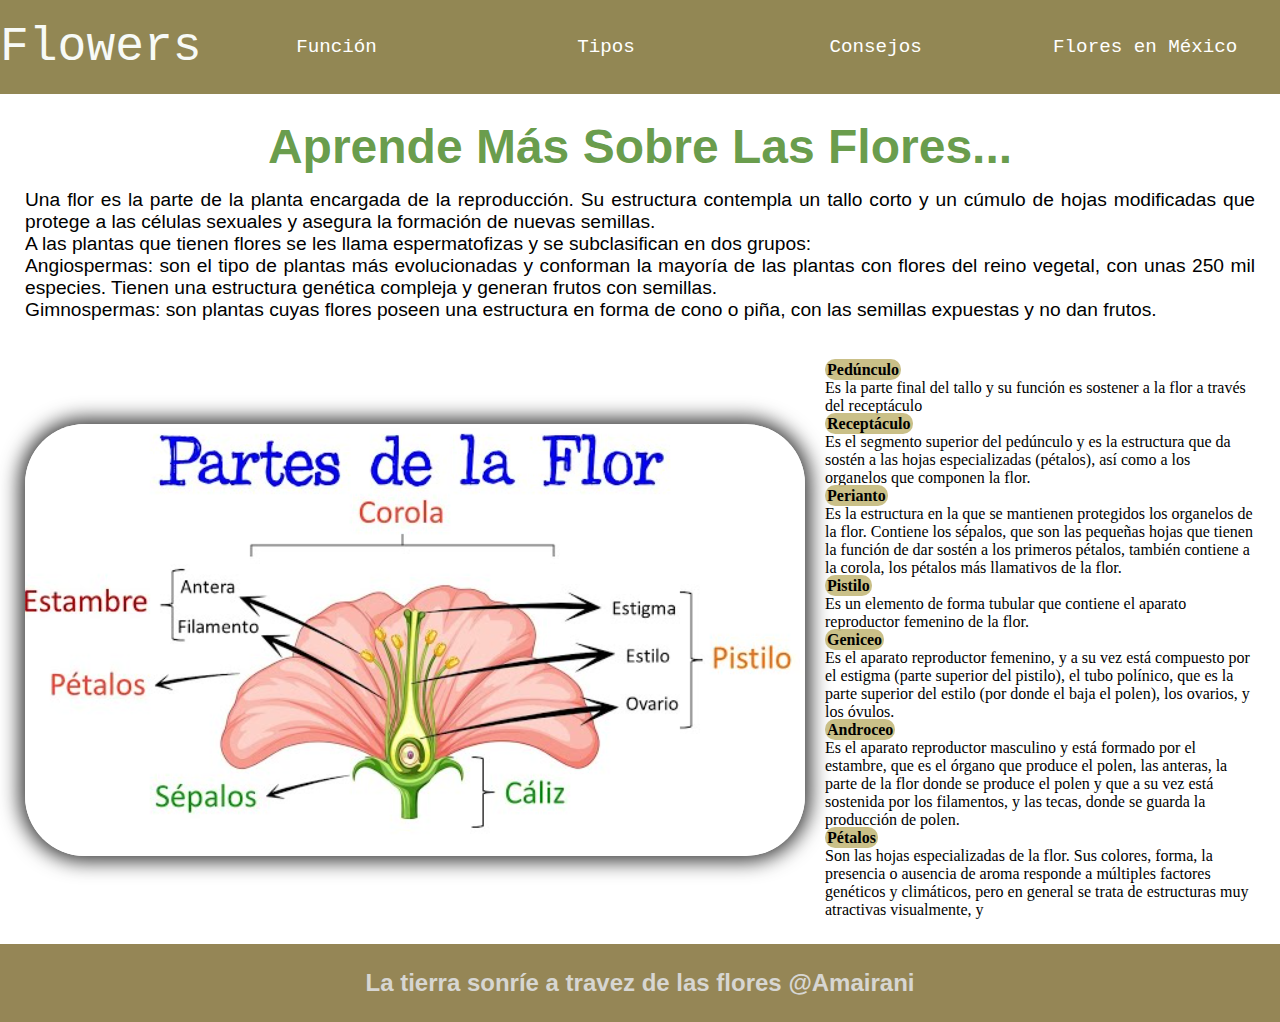
<file: index.html>
<!DOCTYPE html>
<html lang="es">
<head>
    <meta charset="UTF-8">
    <meta name="viewport" content="width=device-width, initial-scale=1.0">
    <link rel="stylesheet" href="/style.css">
    <title>Flores</title>
</head>
<body>
    <div class="container">
        <header class="header">
            <nav class="nav">
                <div class="logo">Flowers</div>
                <ul class="ul">
                    <li class="li"><a href="/html/funcion.html">Función</a></li>
                    <li class="li"><a href="/html/tipos.html">Tipos</a></li>
                    <li class="li"><a href="/html/consejos.html">Consejos</a></li>
                    <li class="li"><a href="/html/mexico.html">Flores en México</a></li>
                </ul>
            </nav>
        </header>
    </div>
    <main class="index-main">
        <h1>Aprende Más Sobre Las Flores...</h1>
        <section class="index-1section">
<p>Una flor es la parte de la planta encargada de la reproducción. Su estructura contempla un tallo corto y un cúmulo de hojas modificadas que protege a las células sexuales y asegura la formación de nuevas semillas. <br>

    A las plantas que tienen flores se les llama espermatofizas y se subclasifican en dos grupos:<br>
    
    Angiospermas: son el tipo de plantas más evolucionadas y conforman la mayoría de las plantas con flores del reino vegetal, con unas 250 mil especies. Tienen una estructura genética compleja y generan frutos con semillas.<br>
    Gimnospermas: son plantas cuyas flores poseen una estructura en forma de cono o piña, con las semillas expuestas y no dan frutos.</p>
        </section>
<div class="index-divisor">
    <picture><img src="/img/partes_flor.png" alt="Partes"></picture>
<article>
    <p><b>Pedúnculo</b><br>
        Es la parte final del tallo y su función es sostener a la flor a través del receptáculo <br>
        
       <b> Receptáculo</b><br>
        Es el segmento superior del pedúnculo y es la estructura que da sostén a las hojas especializadas (pétalos), así como a los organelos que componen la flor.<br>
        
      <b>  Perianto</b> <br>
        Es la estructura en la que se mantienen protegidos los organelos de la flor. Contiene los sépalos, que son las pequeñas hojas que tienen la función de dar sostén a los primeros pétalos, también contiene a la corola, los pétalos más llamativos de la flor. <br>
        
       <b> Pistilo</b> <br>
        Es un elemento de forma tubular que contiene el aparato reproductor femenino de la flor. <br>
        
        <b>Geniceo</b> <br>
        Es el aparato reproductor femenino, y a su vez está compuesto por el estigma (parte superior del pistilo), el tubo polínico, que es la parte superior del estilo (por donde el baja el polen), los ovarios, y los óvulos. <br>
       <b> Androceo</b> <br>
        Es el aparato reproductor masculino y está formado por el estambre, que es el órgano que produce el polen, las anteras, la parte de la flor donde se produce el polen y que a su vez está sostenida por los filamentos, y las tecas, donde se guarda la producción de polen. <br>
        
       <b> Pétalos</b> <br>
        Son las hojas especializadas de la flor. Sus colores, forma, la presencia o ausencia de aroma responde a múltiples factores genéticos y climáticos, pero en general se trata de estructuras muy atractivas visualmente, y</p> 
</article>
</div>
    </main>
    <footer class="footer">
        <h2>La tierra sonríe a travez de las flores @Amairani</h2>
    </footer>
</body>
</html>
</file>
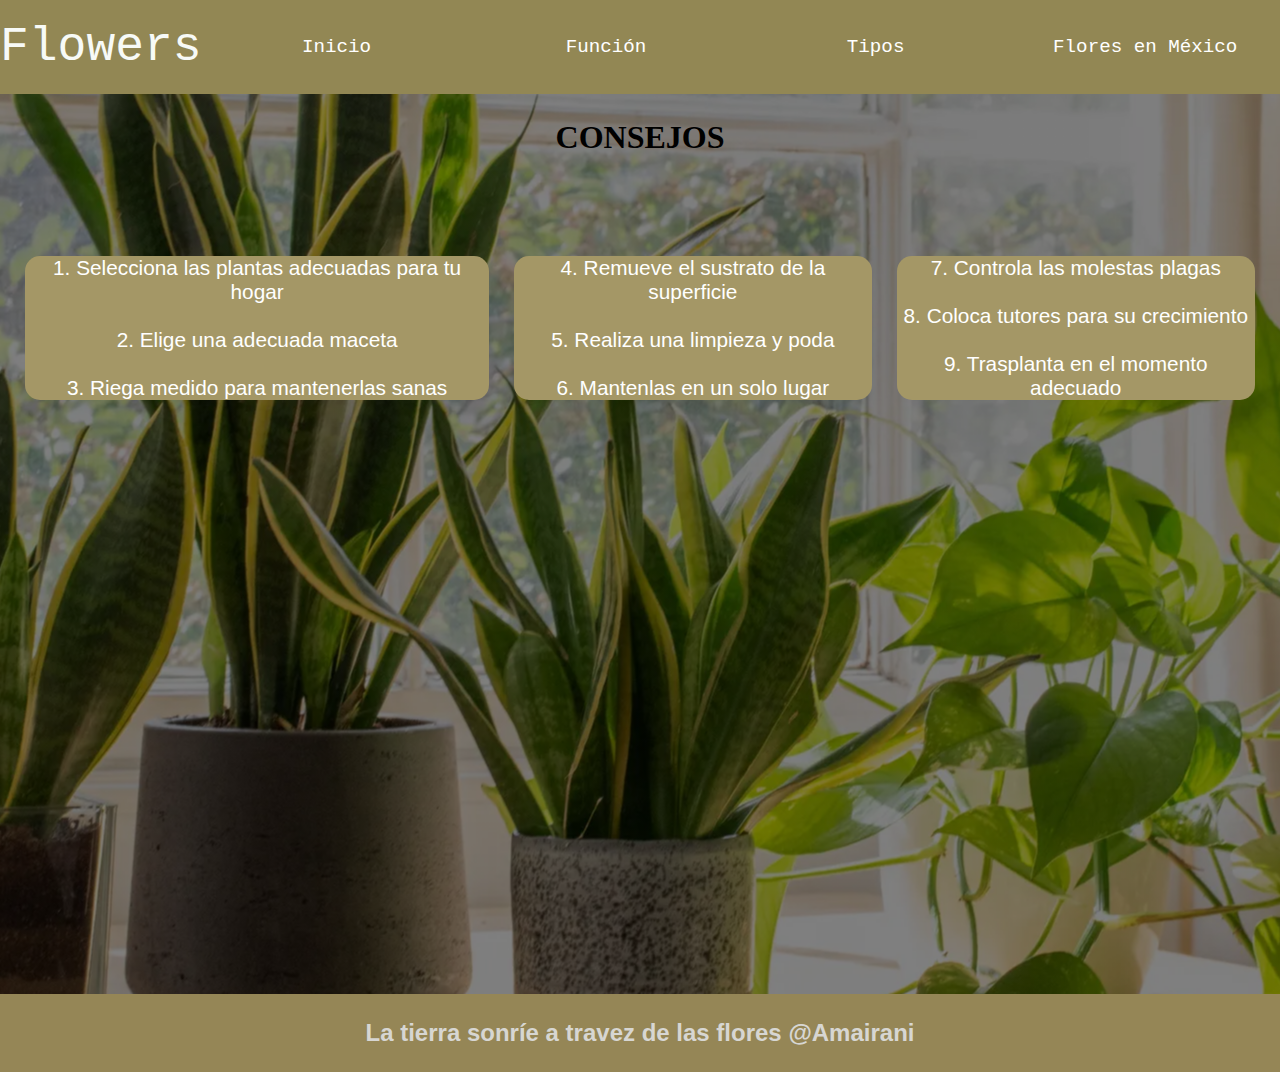
<file: consejos.html>
<!DOCTYPE html>
<html lang="es">
<head>
    <meta charset="UTF-8">
    <meta name="viewport" content="width=device-width, initial-scale=1.0">
    <link rel="stylesheet" href="/style.css">
    <title>Consejos</title>
</head>
<body>
    <div class="container">
        <header class="header">
            <nav class="nav">
                <div class="logo">Flowers</div>
                <ul class="ul">
                    <li class="li"><a href="/index.html">Inicio</a></li>
                    <li class="li"><a href="/funcion.html">Función</a></li>
                    <li class="li"><a href="/tipos.html">Tipos</a></li>
                    <li class="li"><a href="/mexico.html">Flores en México</a></li>
                </ul>
            </nav>
        </header>
    </div>
<div class="consejos-img">
    <h1>CONSEJOS</h1>
    <section class="consejos-section">
        <div class="tres"><p>
              1. Selecciona las plantas adecuadas para tu hogar <br><br>
            2. Elige una adecuada maceta <br><br>
            3. Riega medido para mantenerlas sanas 
        </p></div>
        <div class="tres">
            <p>
                4. Remueve el sustrato de la superficie <br><br>
                5. Realiza una limpieza y poda <br><br>
                6. Mantenlas en un solo lugar 
            </p>
        </div>
       
        <div class="tres">
            <p>
                7. Controla las molestas plagas <br><br>
                8. Coloca tutores para su crecimiento <br><br>
                9. Trasplanta en el momento adecuado 
            </p>
        </div>
    </section>
</div>



    <footer class="footer">
        <h2>La tierra sonríe a travez de las flores @Amairani</h2>
    </footer>
</body>
</html>
</file>
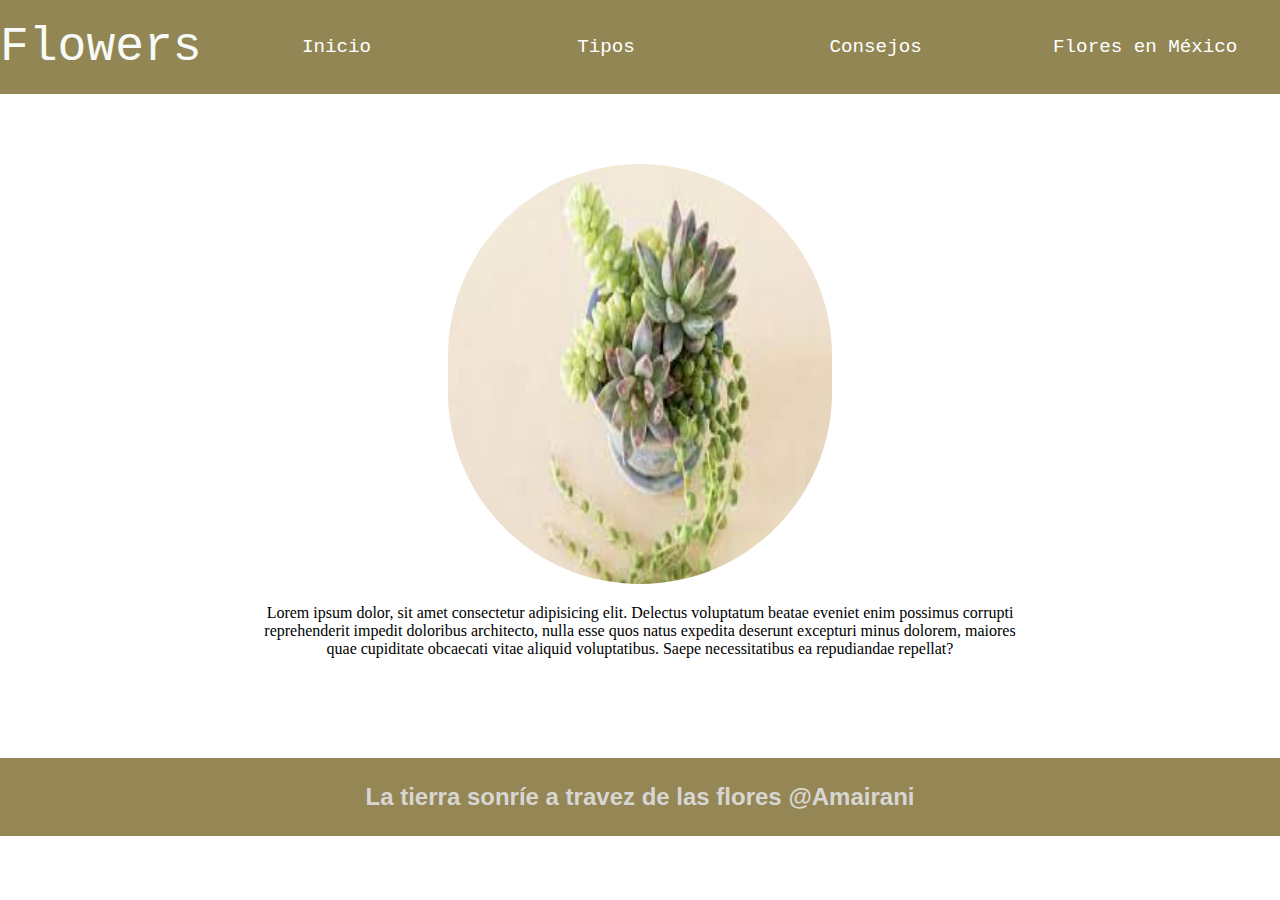
<file: funcion.html>
<!DOCTYPE html>
<html lang="es">
<head>
    <meta charset="UTF-8">
    <meta name="viewport" content="width=device-width, initial-scale=1.0">
    <link rel="stylesheet" href="/style.css">
    <title>Función</title>
</head>
<body>
    <div class="container">
        <header class="header">
            <nav class="nav">
                <div class="logo">Flowers</div>
                <ul class="ul">
                    <li class="li"><a href="/index.html">Inicio</a></li>
                    <li class="li"><a href="/tipos.html">Tipos</a></li>
                    <li class="li"><a href="/consejos.html">Consejos</a></li>
                    <li class="li"><a href="/mexico.html">Flores en México</a></li>
                </ul>
            </nav>
        </header>
    </div>  

   <div class="funcion">
    <picture><img src="/img/zuculenta3.jpeg " alt=""></picture>
    <div class="p"><p>Lorem ipsum dolor, sit amet consectetur adipisicing elit. Delectus voluptatum beatae eveniet enim possimus corrupti reprehenderit impedit doloribus architecto, nulla esse quos natus expedita deserunt excepturi minus dolorem, maiores quae cupiditate obcaecati vitae aliquid voluptatibus. Saepe necessitatibus ea repudiandae repellat?</p></div>
   </div>

    <footer class="footer">
        <h2>La tierra sonríe a travez de las flores @Amairani</h2>
    </footer>
</body>
</html>
</file>
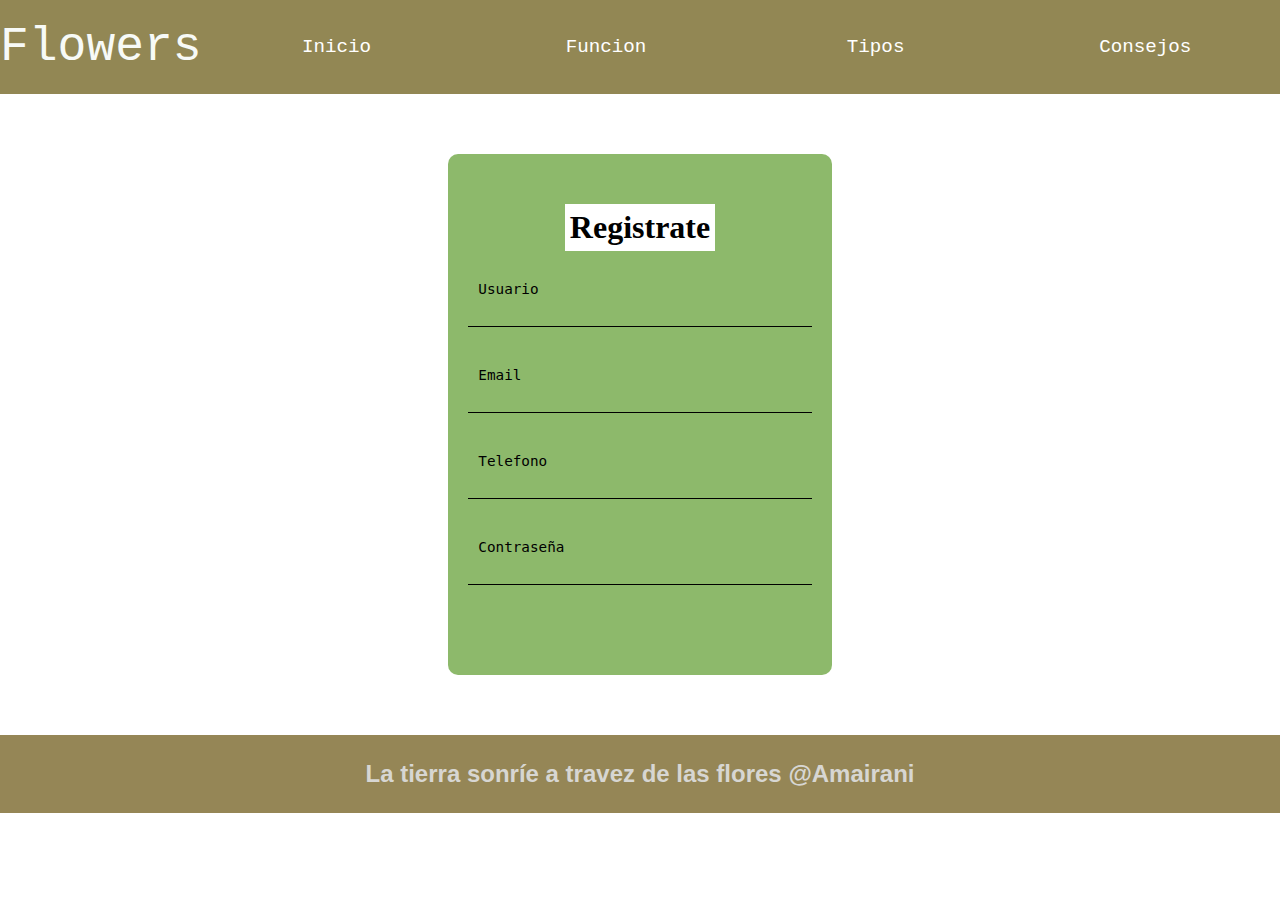
<file: mexico.html>
<!DOCTYPE html>
<html lang="es">
<head>
    <meta charset="UTF-8">
    <meta name="viewport" content="width=device-width, initial-scale=1.0">
    <link rel="stylesheet" href="/style.css">
    <title>Mexico</title>
</head>
<body>
    <div class="container">
        <header class="header">
            <nav class="nav">
                <div class="logo">Flowers</div>
                <ul class="ul">
                    <li class="li"><a href="/index.html">Inicio</a></li>
                    <li class="li"><a href="/funcion.html">Funcion</a></li>
                    <li class="li"><a href="/tipos.html">Tipos</a></li>
                    <li class="li"><a href="/consejos.html">Consejos</a></li>
                </ul>
            </nav>
        </header>
    </div>  
<div class="mexico-formulario">
    <form action="">
        <h1>Registrate</h1>
        <div class="usuario">
            <label for="usuario">Usuario</label>
            <input type="text">
        </div>
        <div class="email">
            <label for="email">Email</label>
            <input type="email">
        </div>
        <div class="telefono">
            <label for="telefono">Telefono</label>
            <input type="tel">
        </div>
        <div class="Contraseña">
            <label for="Contraseña">Contraseña</label>
            <input type="password">
        </div>
    </form>
</div>

<div class="mexico">
    <section class="uno"></section>
    <section class="dos"></section>
    <main class="main"></main>
    <aside class="aside"></aside>
    <artcicle class="article"></artcicle>
</div>


    <footer class="footer">
        <h2>La tierra sonríe a travez de las flores @Amairani</h2>
    </footer>
</body>
</html>
</file>
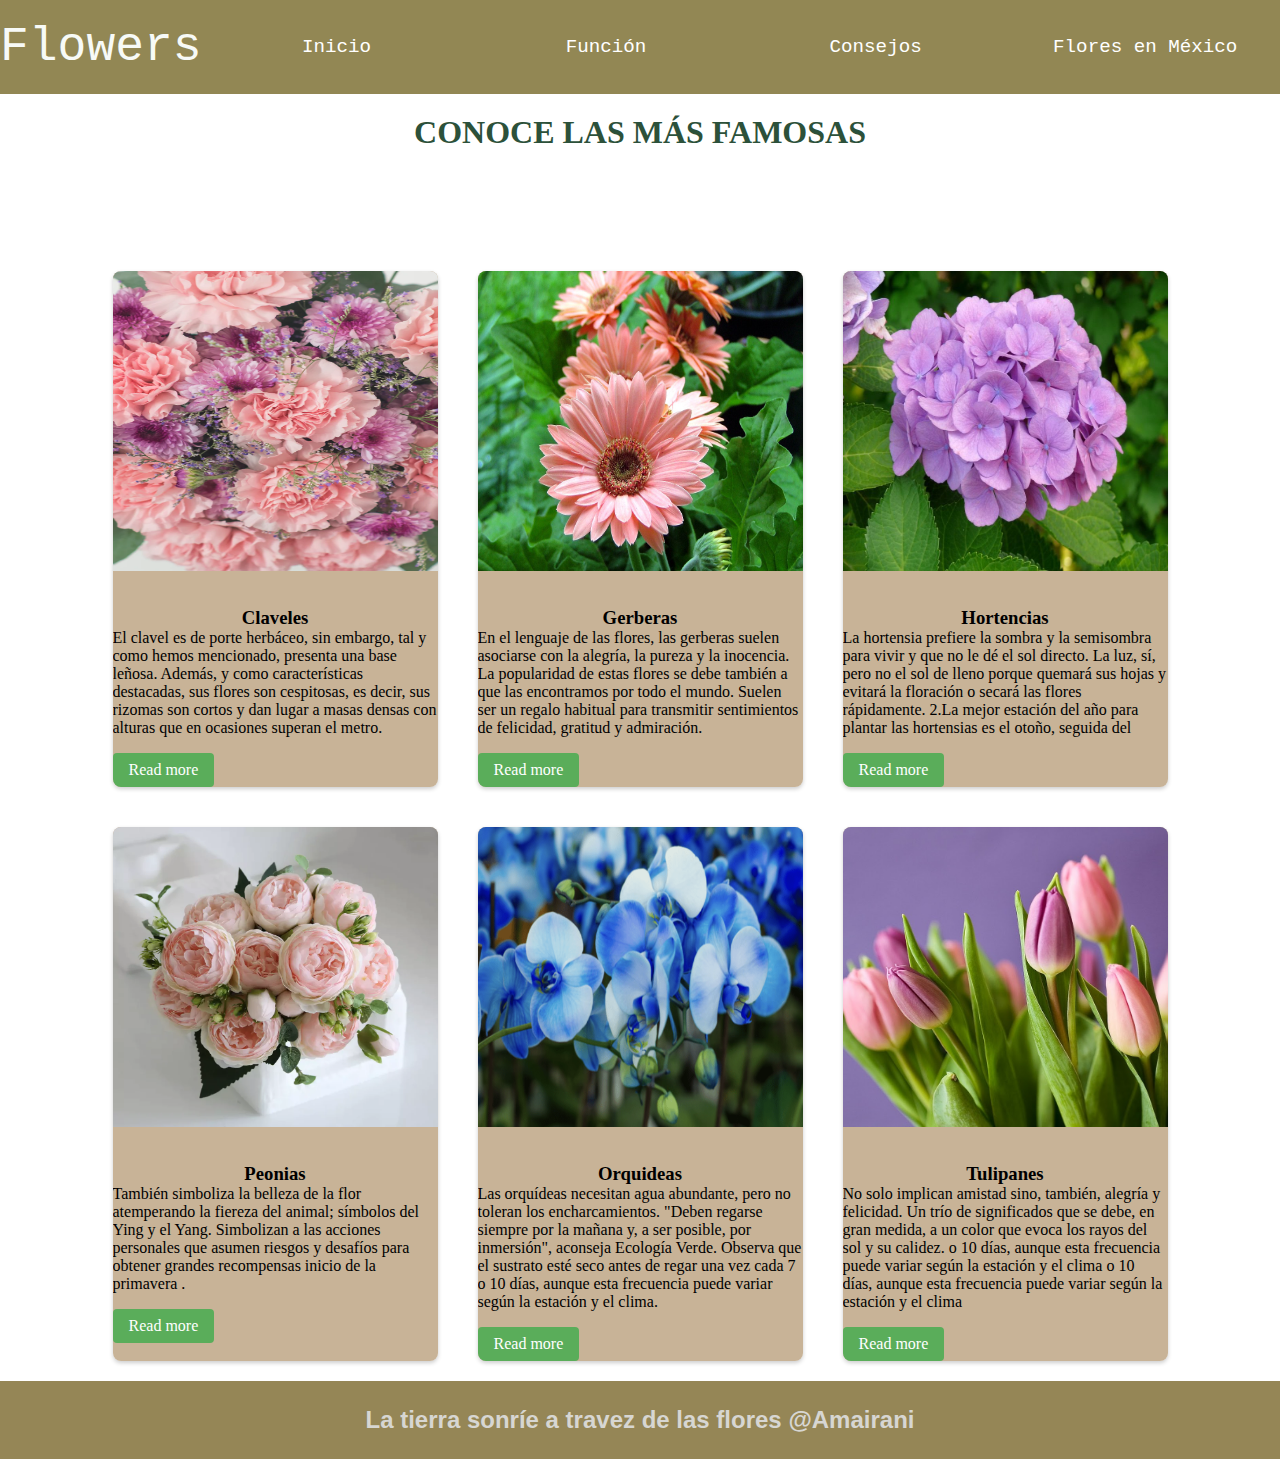
<file: tipos.html>
<!DOCTYPE html>
<html lang="es">
<head>
    <meta charset="UTF-8">
    <meta name="viewport" content="width=device-width, initial-scale=1.0">
    <link rel="stylesheet" href="/style.css">
    <title>Tipos</title>
</head>
<body>
    <div class="container">
        <header class="header">
            <nav class="nav">
                <div class="logo">Flowers</div>
                <ul class="ul">
                    <li class="li"><a href="/index.html">Inicio</a></li>
                    <li class="li"><a href="/funcion.html">Función</a></li>
                    <li class="li"><a href="/consejos.html">Consejos</a></li>
                    <li class="li"><a href="/mexico.html">Flores en México</a></li>
                </ul>
            </nav>
        </header>
        <h1 class="tipos-tema">CONOCE LAS MÁS FAMOSAS</h1>

<div class="tipos-card-container">
    <div class="card">
        <img src="/img/claveles.webp" alt="">
        <div class="card-content"></div>
        <h3>Claveles</h3>
        <p> El clavel es de porte herbáceo, sin embargo, tal y como hemos mencionado, presenta una base leñosa. Además, y como características destacadas, sus flores son cespitosas, es decir, sus rizomas son cortos y dan lugar a masas densas con alturas que en ocasiones superan el metro.</p>
        <a href="#" class="btn">Read more</a>
    </div>

    <div class="card">
        <img src="/img/gerberas.jpg " alt="">
        <div class="card-content"></div>
        <h3>Gerberas</h3>
        <p> En el lenguaje de las flores, las gerberas suelen asociarse con la alegría, la pureza y la inocencia. La popularidad de estas flores se debe también a que las encontramos por todo el mundo. Suelen ser un regalo habitual para transmitir sentimientos de felicidad, gratitud y admiración.</p>
        <a href="#" class="btn">Read more</a>
    </div>

    <div class="card">
        <img src="/img/hortencias.jpg" alt="">
        <div class="card-content"></div>
        <h3>Hortencias</h3>
        <p>La hortensia prefiere la sombra y la semisombra para vivir y que no le dé el sol directo. La luz, sí, pero no el sol de lleno porque quemará sus hojas y evitará la floración o secará las flores rápidamente. 2.La mejor estación del año para plantar las hortensias es el otoño, seguida del </p>
        <a href="#" class="btn">Read more</a>
    </div>

    <div class="card">
        <img src="/img/peonias.webp" alt="">
        <div class="card-content"></div>
        <h3>Peonias</h3>
        <p>También simboliza la belleza de la flor atemperando la fiereza del animal; símbolos del Ying y el Yang. Simbolizan a las acciones personales que asumen riesgos y desafíos para obtener grandes recompensas inicio de la primavera  .</p>
        <a href="#" class="btn">Read more</a>
    </div>

    <div class="card">
        <img src="/img/orquideas.webp" alt="">
        <div class="card-content"></div>
        <h3>Orquideas</h3>
        <p> Las orquídeas necesitan agua abundante, pero no toleran los encharcamientos. "Deben regarse siempre por la mañana y, a ser posible, por inmersión", aconseja Ecología Verde. Observa que el sustrato esté seco antes de regar una vez cada 7 o 10 días, aunque esta frecuencia puede variar según la estación y el clima.</p>
        <a href="#" class="btn">Read more</a>
    </div>

    <div class="card">
        <img src="/img/tulipanes.jpg" alt="">
        <div class="card-content"></div>
        <h3>Tulipanes</h3>
        <p>No solo implican amistad sino, también, alegría y felicidad. Un trío de significados que se debe, en gran medida, a un color que evoca los rayos del sol y su calidez.
            o 10 días, aunque esta frecuencia puede variar según la estación y el clima o 10 días, aunque esta frecuencia puede variar según la estación y el clima
        </p>
        <a href="#" class="btn">Read more</a>
    </div>

    
</div>

    </div>
    <footer class="footer">
        <h2>La tierra sonríe a travez de las flores @Amairani</h2>
    </footer>
     
</body>
</html>
</file>
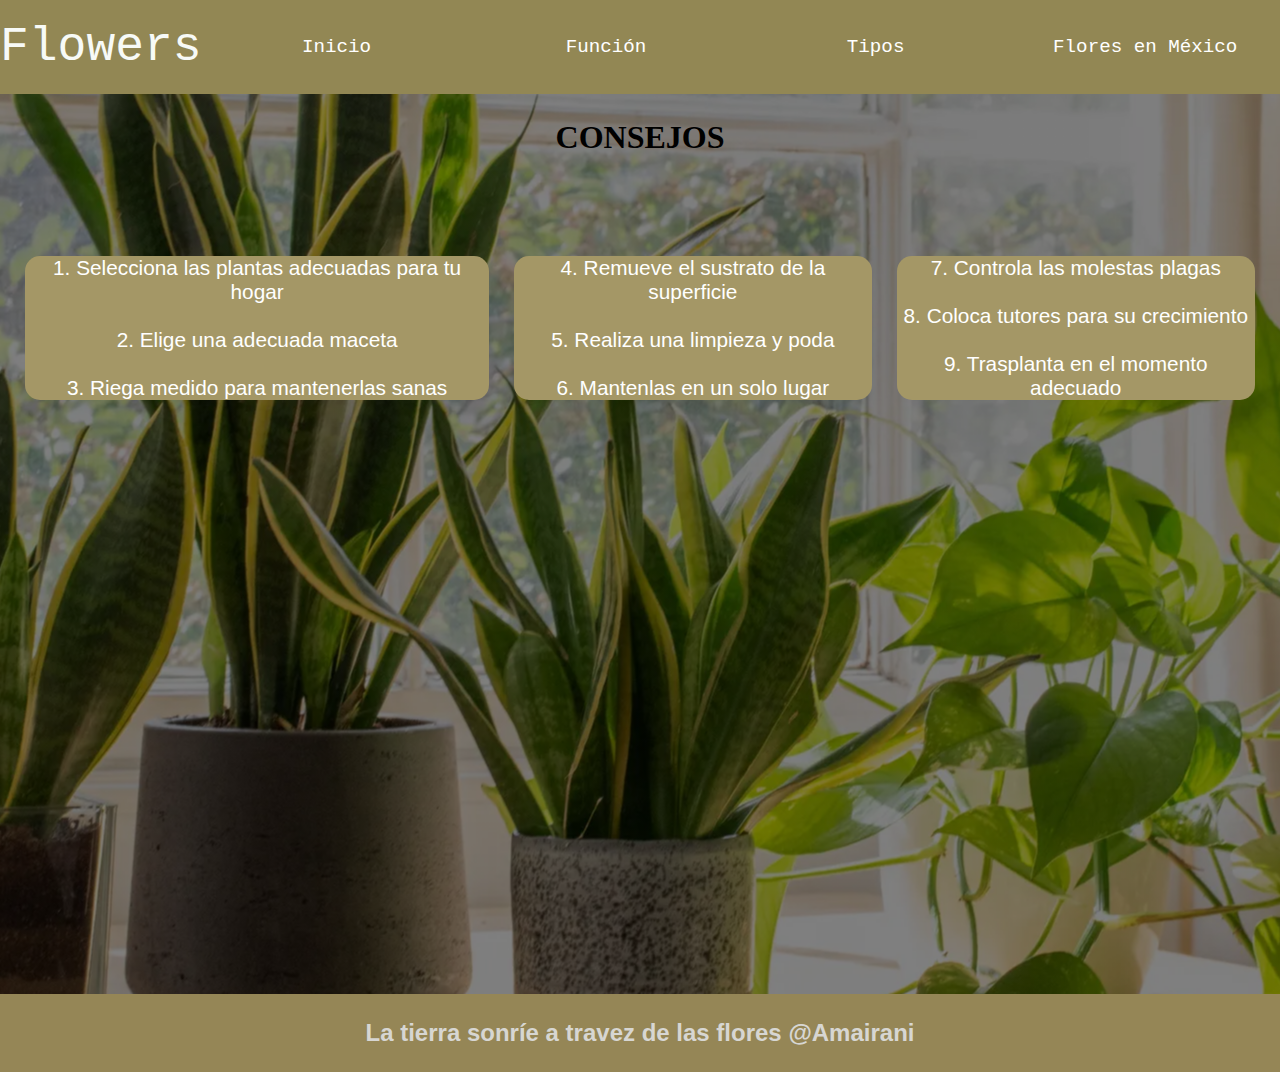
<file: html/consejos.html>
<!DOCTYPE html>
<html lang="es">
<head>
    <meta charset="UTF-8">
    <meta name="viewport" content="width=device-width, initial-scale=1.0">
    <link rel="stylesheet" href="/style.css">
    <title>Consejos</title>
</head>
<body>
    <div class="container">
        <header class="header">
            <nav class="nav">
                <div class="logo">Flowers</div>
                <ul class="ul">
                    <li class="li"><a href="/html/index.html">Inicio</a></li>
                    <li class="li"><a href="/html/funcion.html">Función</a></li>
                    <li class="li"><a href="/html/tipos.html">Tipos</a></li>
                    <li class="li"><a href="/html/mexico.html">Flores en México</a></li>
                </ul>
            </nav>
        </header>
    </div>
<div class="consejos-img">
    <h1>CONSEJOS</h1>
    <section class="consejos-section">
        <div class="tres"><p>
              1. Selecciona las plantas adecuadas para tu hogar <br><br>
            2. Elige una adecuada maceta <br><br>
            3. Riega medido para mantenerlas sanas 
        </p></div>
        <div class="tres">
            <p>
                4. Remueve el sustrato de la superficie <br><br>
                5. Realiza una limpieza y poda <br><br>
                6. Mantenlas en un solo lugar 
            </p>
        </div>
       
        <div class="tres">
            <p>
                7. Controla las molestas plagas <br><br>
                8. Coloca tutores para su crecimiento <br><br>
                9. Trasplanta en el momento adecuado 
            </p>
        </div>
    </section>
</div>



    <footer class="footer">
        <h2>La tierra sonríe a travez de las flores @Amairani</h2>
    </footer>
</body>
</html>
</file>
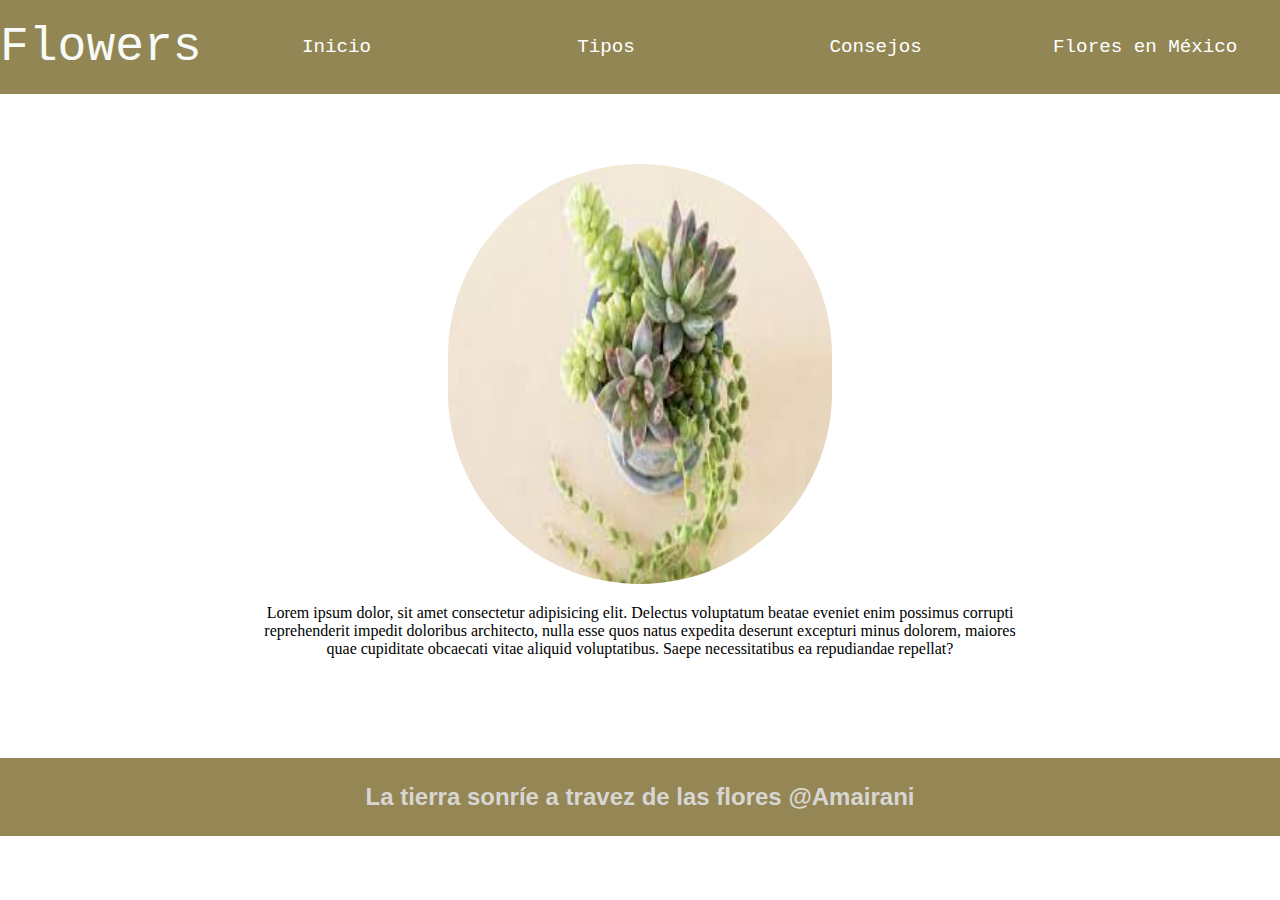
<file: html/funcion.html>
<!DOCTYPE html>
<html lang="es">
<head>
    <meta charset="UTF-8">
    <meta name="viewport" content="width=device-width, initial-scale=1.0">
    <link rel="stylesheet" href="/style.css">
    <title>Función</title>
</head>
<body>
    <div class="container">
        <header class="header">
            <nav class="nav">
                <div class="logo">Flowers</div>
                <ul class="ul">
                    <li class="li"><a href="/html/index.html">Inicio</a></li>
                    <li class="li"><a href="/html/tipos.html">Tipos</a></li>
                    <li class="li"><a href="/html/consejos.html">Consejos</a></li>
                    <li class="li"><a href="/html/mexico.html">Flores en México</a></li>
                </ul>
            </nav>
        </header>
    </div>  

   <div class="funcion">
    <picture><img src="/img/zuculenta3.jpeg " alt=""></picture>
    <div class="p"><p>Lorem ipsum dolor, sit amet consectetur adipisicing elit. Delectus voluptatum beatae eveniet enim possimus corrupti reprehenderit impedit doloribus architecto, nulla esse quos natus expedita deserunt excepturi minus dolorem, maiores quae cupiditate obcaecati vitae aliquid voluptatibus. Saepe necessitatibus ea repudiandae repellat?</p></div>
   </div>

    <footer class="footer">
        <h2>La tierra sonríe a travez de las flores @Amairani</h2>
    </footer>
</body>
</html>
</file>
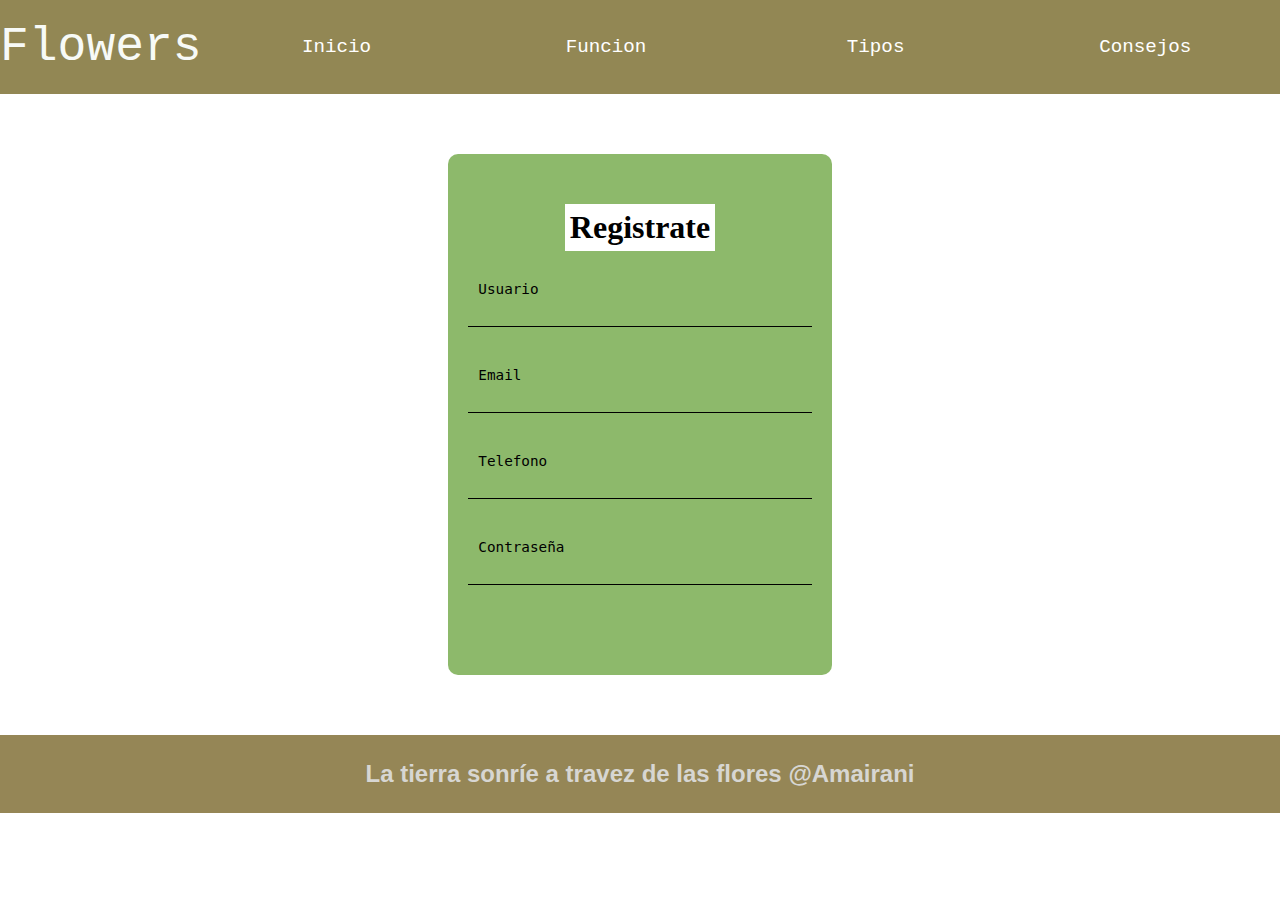
<file: html/mexico.html>
<!DOCTYPE html>
<html lang="es">
<head>
    <meta charset="UTF-8">
    <meta name="viewport" content="width=device-width, initial-scale=1.0">
    <link rel="stylesheet" href="/style.css">
    <title>Mexico</title>
</head>
<body>
    <div class="container">
        <header class="header">
            <nav class="nav">
                <div class="logo">Flowers</div>
                <ul class="ul">
                    <li class="li"><a href="/html/index.html">Inicio</a></li>
                    <li class="li"><a href="/html/funcion.html">Funcion</a></li>
                    <li class="li"><a href="/html/tipos.html">Tipos</a></li>
                    <li class="li"><a href="/html/consejos.html">Consejos</a></li>
                </ul>
            </nav>
        </header>
    </div>  
<div class="mexico-formulario">
    <form action="">
        <h1>Registrate</h1>
        <div class="usuario">
            <label for="usuario">Usuario</label>
            <input type="text">
        </div>
        <div class="email">
            <label for="email">Email</label>
            <input type="email">
        </div>
        <div class="telefono">
            <label for="telefono">Telefono</label>
            <input type="tel">
        </div>
        <div class="Contraseña">
            <label for="Contraseña">Contraseña</label>
            <input type="password">
        </div>
    </form>
</div>

<div class="mexico">
    <section class="uno"></section>
    <section class="dos"></section>
    <main class="main"></main>
    <aside class="aside"></aside>
    <artcicle class="article"></artcicle>
</div>


    <footer class="footer">
        <h2>La tierra sonríe a travez de las flores @Amairani</h2>
    </footer>
</body>
</html>
</file>
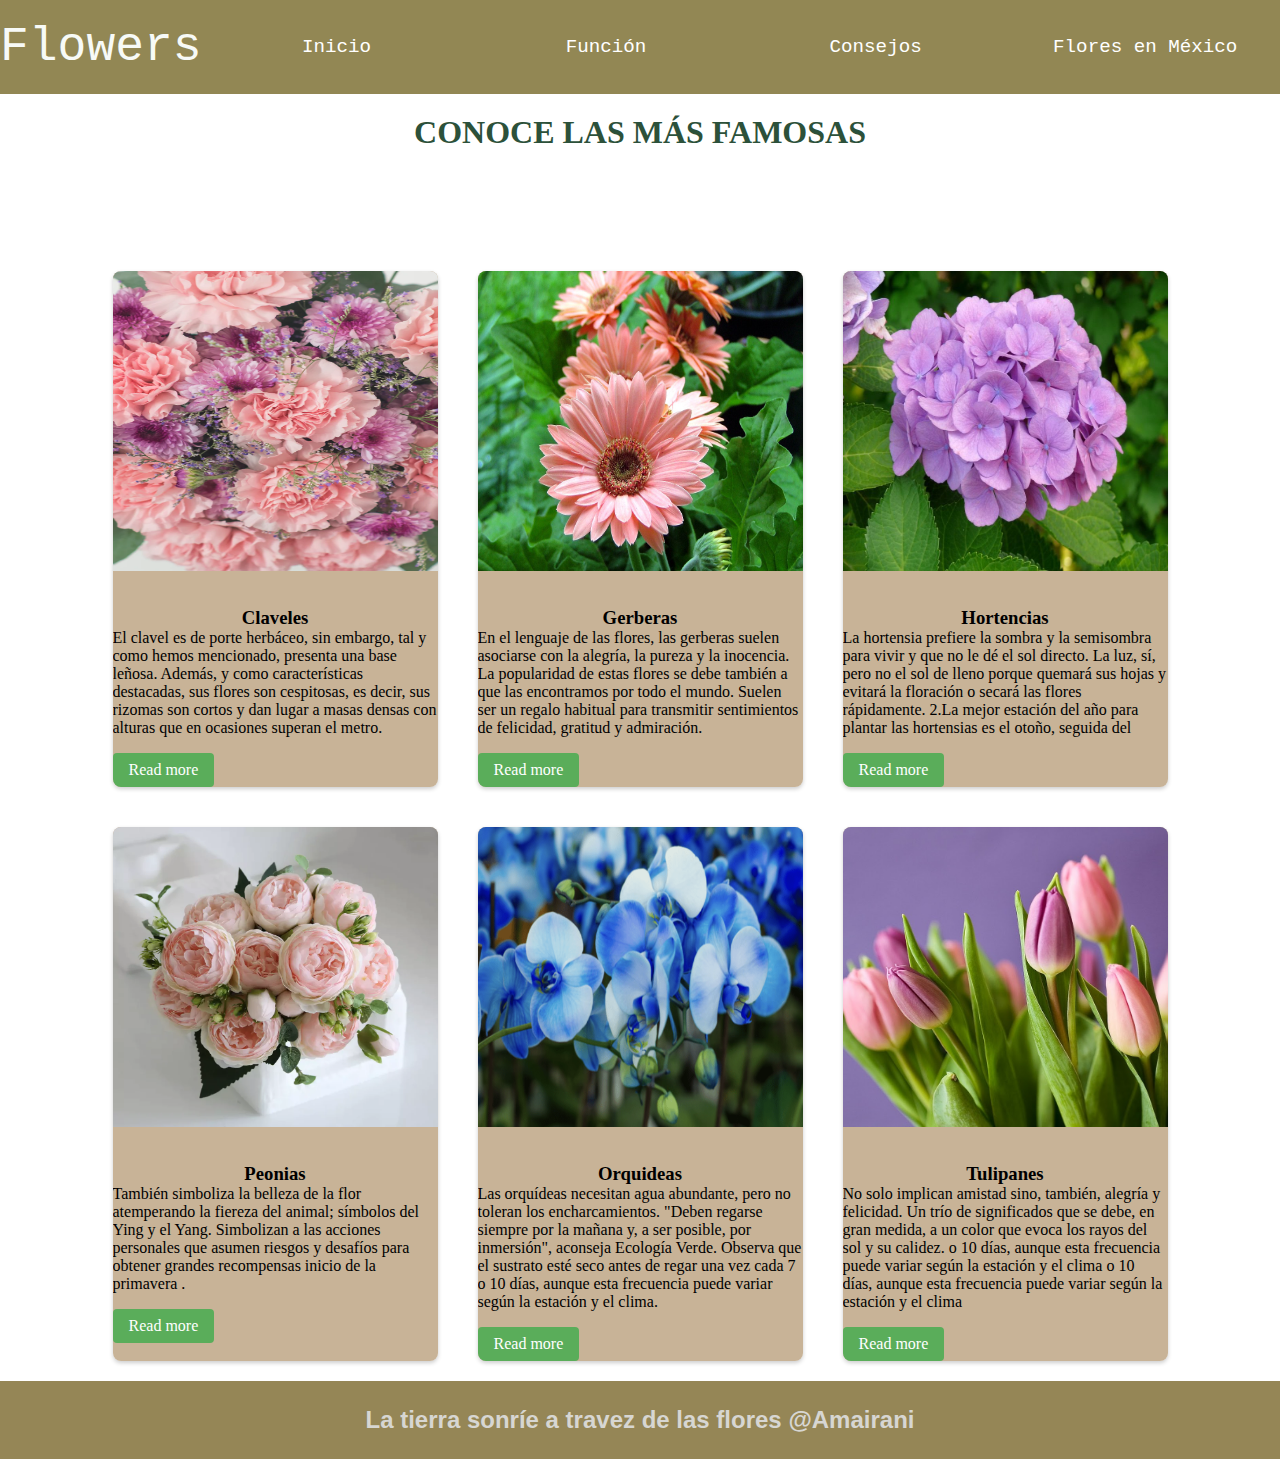
<file: html/tipos.html>
<!DOCTYPE html>
<html lang="es">
<head>
    <meta charset="UTF-8">
    <meta name="viewport" content="width=device-width, initial-scale=1.0">
    <link rel="stylesheet" href="/style.css">
    <title>Tipos</title>
</head>
<body>
    <div class="container">
        <header class="header">
            <nav class="nav">
                <div class="logo">Flowers</div>
                <ul class="ul">
                    <li class="li"><a href="/html/index.html">Inicio</a></li>
                    <li class="li"><a href="/html/funcion.html">Función</a></li>
                    <li class="li"><a href="/html/consejos.html">Consejos</a></li>
                    <li class="li"><a href="/html/mexico.html">Flores en México</a></li>
                </ul>
            </nav>
        </header>
        <h1 class="tipos-tema">CONOCE LAS MÁS FAMOSAS</h1>

<div class="tipos-card-container">
    <div class="card">
        <img src="/img/claveles.webp" alt="">
        <div class="card-content"></div>
        <h3>Claveles</h3>
        <p> El clavel es de porte herbáceo, sin embargo, tal y como hemos mencionado, presenta una base leñosa. Además, y como características destacadas, sus flores son cespitosas, es decir, sus rizomas son cortos y dan lugar a masas densas con alturas que en ocasiones superan el metro.</p>
        <a href="#" class="btn">Read more</a>
    </div>

    <div class="card">
        <img src="/img/gerberas.jpg " alt="">
        <div class="card-content"></div>
        <h3>Gerberas</h3>
        <p> En el lenguaje de las flores, las gerberas suelen asociarse con la alegría, la pureza y la inocencia. La popularidad de estas flores se debe también a que las encontramos por todo el mundo. Suelen ser un regalo habitual para transmitir sentimientos de felicidad, gratitud y admiración.</p>
        <a href="#" class="btn">Read more</a>
    </div>

    <div class="card">
        <img src="/img/hortencias.jpg" alt="">
        <div class="card-content"></div>
        <h3>Hortencias</h3>
        <p>La hortensia prefiere la sombra y la semisombra para vivir y que no le dé el sol directo. La luz, sí, pero no el sol de lleno porque quemará sus hojas y evitará la floración o secará las flores rápidamente. 2.La mejor estación del año para plantar las hortensias es el otoño, seguida del </p>
        <a href="#" class="btn">Read more</a>
    </div>

    <div class="card">
        <img src="/img/peonias.webp" alt="">
        <div class="card-content"></div>
        <h3>Peonias</h3>
        <p>También simboliza la belleza de la flor atemperando la fiereza del animal; símbolos del Ying y el Yang. Simbolizan a las acciones personales que asumen riesgos y desafíos para obtener grandes recompensas inicio de la primavera  .</p>
        <a href="#" class="btn">Read more</a>
    </div>

    <div class="card">
        <img src="/img/orquideas.webp" alt="">
        <div class="card-content"></div>
        <h3>Orquideas</h3>
        <p> Las orquídeas necesitan agua abundante, pero no toleran los encharcamientos. "Deben regarse siempre por la mañana y, a ser posible, por inmersión", aconseja Ecología Verde. Observa que el sustrato esté seco antes de regar una vez cada 7 o 10 días, aunque esta frecuencia puede variar según la estación y el clima.</p>
        <a href="#" class="btn">Read more</a>
    </div>

    <div class="card">
        <img src="/img/tulipanes.jpg" alt="">
        <div class="card-content"></div>
        <h3>Tulipanes</h3>
        <p>No solo implican amistad sino, también, alegría y felicidad. Un trío de significados que se debe, en gran medida, a un color que evoca los rayos del sol y su calidez.
            o 10 días, aunque esta frecuencia puede variar según la estación y el clima o 10 días, aunque esta frecuencia puede variar según la estación y el clima
        </p>
        <a href="#" class="btn">Read more</a>
    </div>

    
</div>

    </div>
    <footer class="footer">
        <h2>La tierra sonríe a travez de las flores @Amairani</h2>
    </footer>
     
</body>
</html>
</file>
<file: style.css>
*{
    padding: 0;
    margin: 0;
box-sizing: border-box;
}
body{
    background-color:white;
  
}

/* inicio Barra de navegación */
.header {
  
    background-color: rgb(146, 135, 84);
    height: auto;
    padding: 20px 0;
    display: flex;
    flex-direction: row;
    align-items: center;
    justify-content: center;
    width: 100%;
}
.header .nav{
    display: flex;
    align-items: center;
    width: 100%;
}
.header .nav .ul{
    list-style: none;
    display: flex;
    flex-direction: row;
    width: 100%;
}
.header li{
    width: 100%;
}

.header .nav a{
   font-family:'Courier New', Courier, monospace;
    color: white;
    text-decoration: none;  
    margin: 0 20px 0 20px;
    font-size: 1.2em;
    padding: 10px;
    display: flex;
    align-items: center;
    justify-content: center;
}
.header .nav a:hover{
    background-color: white;
    color: black;
    border-radius: 10px;
}
.header.nav a:active{
background-color: palevioletred;
    font-weight: bold;
}
.header .nav .logo{
    color: rgb(247, 250, 247);
    font-size: 3em;
    font-family:'Courier New', Courier, monospace;
    border-radius: 4px;
}
/*fin Barra de navegacion */



  /* inicio FOOTER*/
  .footer{
    background-color: rgba(127, 109, 51, 0.826);
 padding: 25px;
 display: flex;
 justify-content: center;
 align-items: center;
 
  }
  .footer h2{
    color: rgb(215, 214, 210);
    text-align: center;
    font-family:'Gill Sans', 'Gill Sans MT', Calibri, 'Trebuchet MS', sans-serif;
  }
   /* fin FOOTER*/



/*inicio INDEX*/
.index-main{
    padding: 25px;
display: flex;
flex-direction: column;
justify-content: center;
align-items: center;
align-items: center;

}
.index-main h1{
    color: rgba(57, 125, 18, 0.772);
    font-size: 3em;
    font-family:'Segoe UI', Tahoma, Geneva, Verdana, sans-serif;
    margin-bottom: 15px;
}
.index-main .index-1section p{
    font-size: 1.2em;
    font-family:'Trebuchet MS', 'Lucida Sans Unicode', 'Lucida Grande', 'Lucida Sans', Arial, sans-serif;
    text-align:justify;
}
.index-divisor{
    margin-top: 40px;
    display: grid;
    column-gap: 20px;
grid-template-columns: repeat(2, 1fr);
}
.index-divisor picture{
    display: flex;
    justify-content: center;
    align-items: center;
    grid-column: span 1/2;
}

.index-divisor picture img{
   border-radius: 60px;
   box-shadow: 0px 0px 20px 5px rgba(0, 0, 0, 0.8);
}
.index-divisor article {
    grid-column: 2/3;
    text-align: left;
    font-family: Cambria, Cochin, Georgia, Times, 'Times New Roman', serif;
 
}
.index-divisor article b{
    color: rgb(0, 0, 0);
    background-color: rgba(199, 188, 129, 0.945);
    border-radius: 10px;
    padding: 2px;

}
/*FIN INDEX*/


/*inicio TIPOS*/
.tipos-tema{
  font-family:Georgia, 'Times New Roman', Times, serif;
  color: rgb(44, 81, 58);
  margin-top: 20px;
  text-align: center;
  margin-bottom: 10px;
}
.tipos-card-container{
display: flex;
justify-content: center;
flex-wrap: wrap;
margin-top: 100px;

}
.tipos-card-container .card{
width: 325px;
background-color: #aa8a5ea5;
border-radius: 8px;
overflow: hidden;
box-shadow: 0px 2px 4px rgba(0,0,0,0.2);
margin: 20px;
}   
.tipos-card-container h3{
    text-align: center;
}
.tipos-card-container .card img{
    width: 100%;
    height: 300px;

}
.tipos-card-container .card-content{
padding: 16px;
}
.tipos-card-container .card-content h3{
    font-size: 28px;
    margin-bottom: 8px;
}
.tipos-card-container .card-content p{
    color: #666666;
    font-size: 15px;
    line-height: 1.3;
}
.tipos-card-container .btn{
    display: inline-block;
    padding: 8px 16px;
    background-color: rgb(90, 173, 90);
    text-decoration: none;
    border-radius: 4px;
    margin-top: 16px;
    color: #fff;
}
.tipos-card-container .btn:hover{
    background-color: rgb(243, 87, 163);
    color: black;
}
/*fin TIPOS*/



/*inicio CONSEJOS*/
.consejos-img{
    background: linear-gradient(rgba(0,0,0,0.5), rgba(0,0,0,0.5)), url(/img/plantas.webp);
    height: 100vh;
    background-position: center;
 text-align: center;
 padding: 25px;
}
.consejos-img .consejos-section{
    display: flex;
    flex-direction: row;
    justify-content: center;
    align-items: center;
    gap: 25px;
   
}
.consejos-img .consejos-section p{
    color: white;
  font-size: 1.3em;
  font-family: Arial, Helvetica, sans-serif;
}
.consejos-img .consejos-section div{
    background-color: rgb(164, 151, 102);
    border-radius: 15px;
    height: auto;
    margin-top: 100px;
    display: flex;
    justify-content: center;
    align-items: center;
}
/*fin CONSEJOS*/


/*inicio FORMULARIO*/
.funcion{
    margin-left: 20%;
    width: 60%;
    display: flex;
    flex-direction: column;
    justify-content: center;
    align-items: center;
    height: auto;
    margin-bottom: 100px;
    margin-top: 70px;
}
.funcion picture {

    width: 50%;
    text-align: center;
    height: 420px;
    margin-bottom: 20px;
}
.funcion picture img{
    width: 100%;
    height: 100%;
    border-radius: 10000px;
}
.funcion picture:hover {
    transform: translateY(-10px);
    box-shadow: 10px 10px 10px 10px rgba(0 0 0 0.5);
}
.funcion .p{
    text-align: center;
}
/*fin FORMULARIO*/


/*inicio MEXICO*/
.mexico-formulario{
    width: 30vw;
    height: auto;
    margin-left: 35%;
    background-color: rgba(105, 163, 61, 0.76);
   display:flex ;
   align-items: center;
   justify-content: center;
   margin-bottom: 60px;
   margin-top: 60px;
   border-radius: 10px;
}
.mexico-formulario form{
    width: 100%;
 display: flex;
 flex-direction: column;
 justify-content: center;
 align-items: center;
 padding: 20px;
 margin-top: 30px;
 margin-bottom: 30px;
}
.mexico-formulario h1{
    margin-bottom: 30px;
    background-color: white;
    padding: 5px;
    border-radius: 10   px;
}
.mexico-formulario  form div{
    width: 100%;
    display: flex;  
    flex-direction: column;
    margin-bottom: 20px;
}
.mexico-formulario label{
    font-size: 1.1em;
    font-family:monospace   ;
    padding-left: 3%;
}
.mexico-formulario input{
    width: 100%;
    border: none;
border-bottom:1px solid black;
     background: none;
     height: 30px;
     margin-bottom: 20px;
}

/*fin MEXICO*/



@media (max-width:900px){

    /* inicio Barra de navegacion */
    .header .nav {
        flex-direction: column;
        align-items: center;
        width: 100%;
    }
    .header .nav .ul{
flex-direction: column;
    }
    .header .nav .logo{
       padding: 0;
        font-size: 2em;
    }
    /* fin Barra de navegacion */


/*footer*/
.footer h2{
    font-size: 1em;
  }
  /*footer*/


      /* inicio INDEX*/
      .index-main h1{
        color: rgb(180, 192, 72);
        font-size: 2em
        
    }
      .index-divisor picture{
        grid-column: 1/3;
      margin-bottom: 20px;
    }
    .index-divisor picture img{
width: 100%;
text-align: center;
border-radius: 0;
     }
     .index-divisor article {
         grid-column: 1/3;
         text-align: center;
     }
       /* fin INDEX*/

       /*inicio CONSEJOS*/
       .consejos-img .consejos-section{
   
        flex-direction: column;
        
    }
       /*fin CONSEJOS*/

          /*inicio FUNCION*/
          .funcion picture{
            height: 120px;
          }
             /*inicio FUNCION*/

             /*inicio TIPOS*/
             .tipos-card-container .card img{
                height: 200px;
            
            }
            /*fin TIPOS*/

            /*inicio mexico*/
            .mexico-formulario{
                width: 90%;
                height: auto;
                margin-left: 5%;
              padding: 0;
            }
            .mexico-formulario h1{
               font-size: 1.45em;
                border-radius: 20px;
            }
            /*fin mexico*/
       
}
</file>
